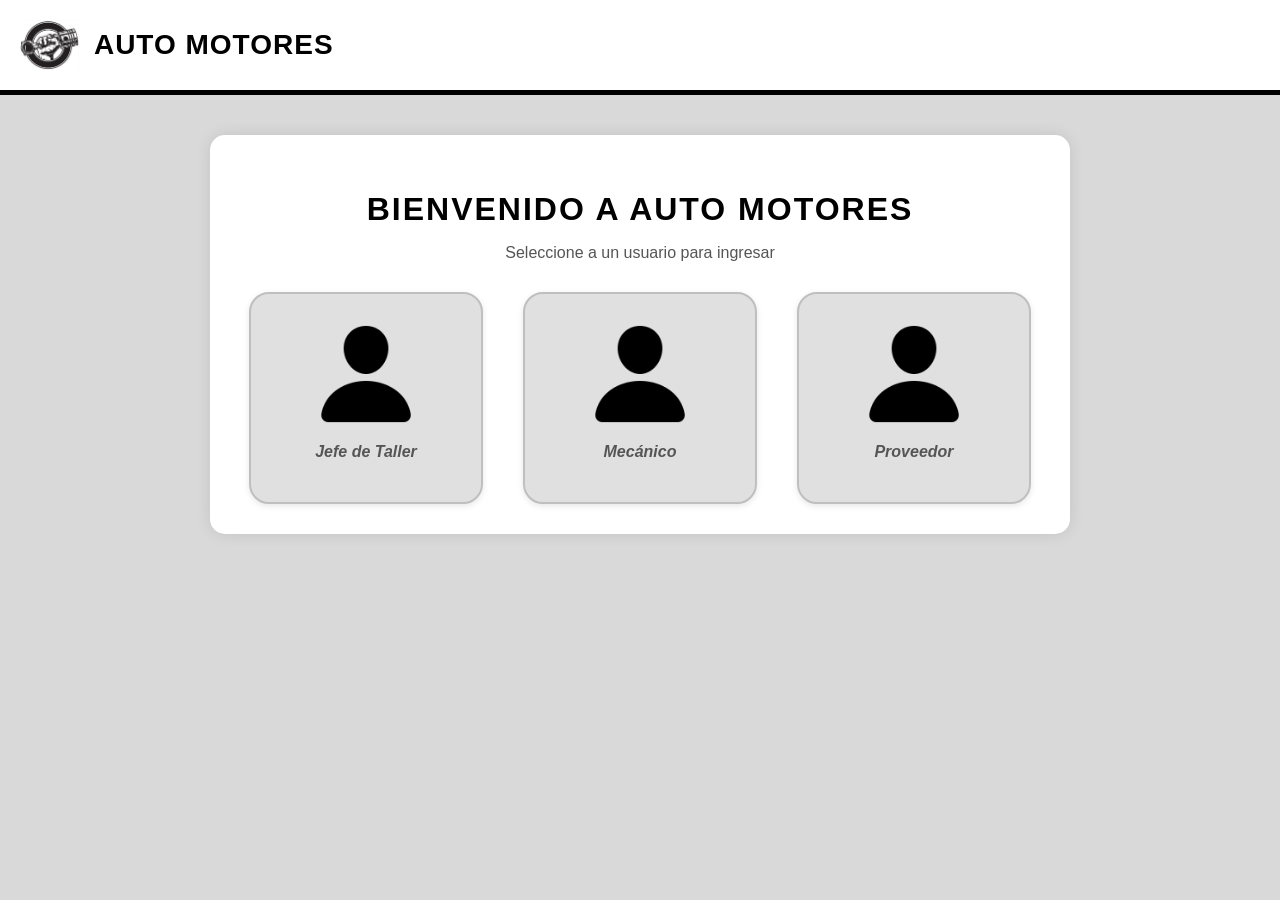
<file: Proyecto/index.html>
<!DOCTYPE html>
<html lang="es">
<head>
  <meta charset="UTF-8">
  <title>Auto Motores</title>
  <!-- Cargamos la hoja de estilos; se encuentra en la raíz del proyecto -->
  <link rel="stylesheet" href="estilos.css">
</head>
<body>
  <header>
    <!-- Updated logo path -->
    <img src="img/logo_auto_motores.png" alt="Logo Auto Motores" class="logo">
    <h1>AUTO MOTORES</h1>
  </header>

  <main class="contenedor">
    <div class="caja-bienvenida">
      <h2>BIENVENIDO A AUTO MOTORES</h2>
      <p>Seleccione a un usuario para ingresar</p>

      <div class="usuarios">
        <div class="usuario" onclick="window.location.href='login.php?usuario=jefe'">
          <img src="img/user-icon.png" alt="Jefe de Taller">
          <p><em>Jefe de Taller</em></p>
        </div>
        <div class="usuario" onclick="window.location.href='login.php?usuario=mecanico'">
          <img src="img/user-icon.png" alt="Mecánico">
          <p><em>Mecánico</em></p>
        </div>
        <!-- Added Proveedor user option back -->
        <div class="usuario" onclick="window.location.href='login.php?usuario=proveedor'">
          <img src="img/user-icon.png" alt="Proveedor">
          <p><em>Proveedor</em></p>
        </div>
      </div>
    </div>
  </main>

  <!-- Cargamos el script principal del sitio -->
  <script src="script.js"></script>
</body>
</html>
</file>
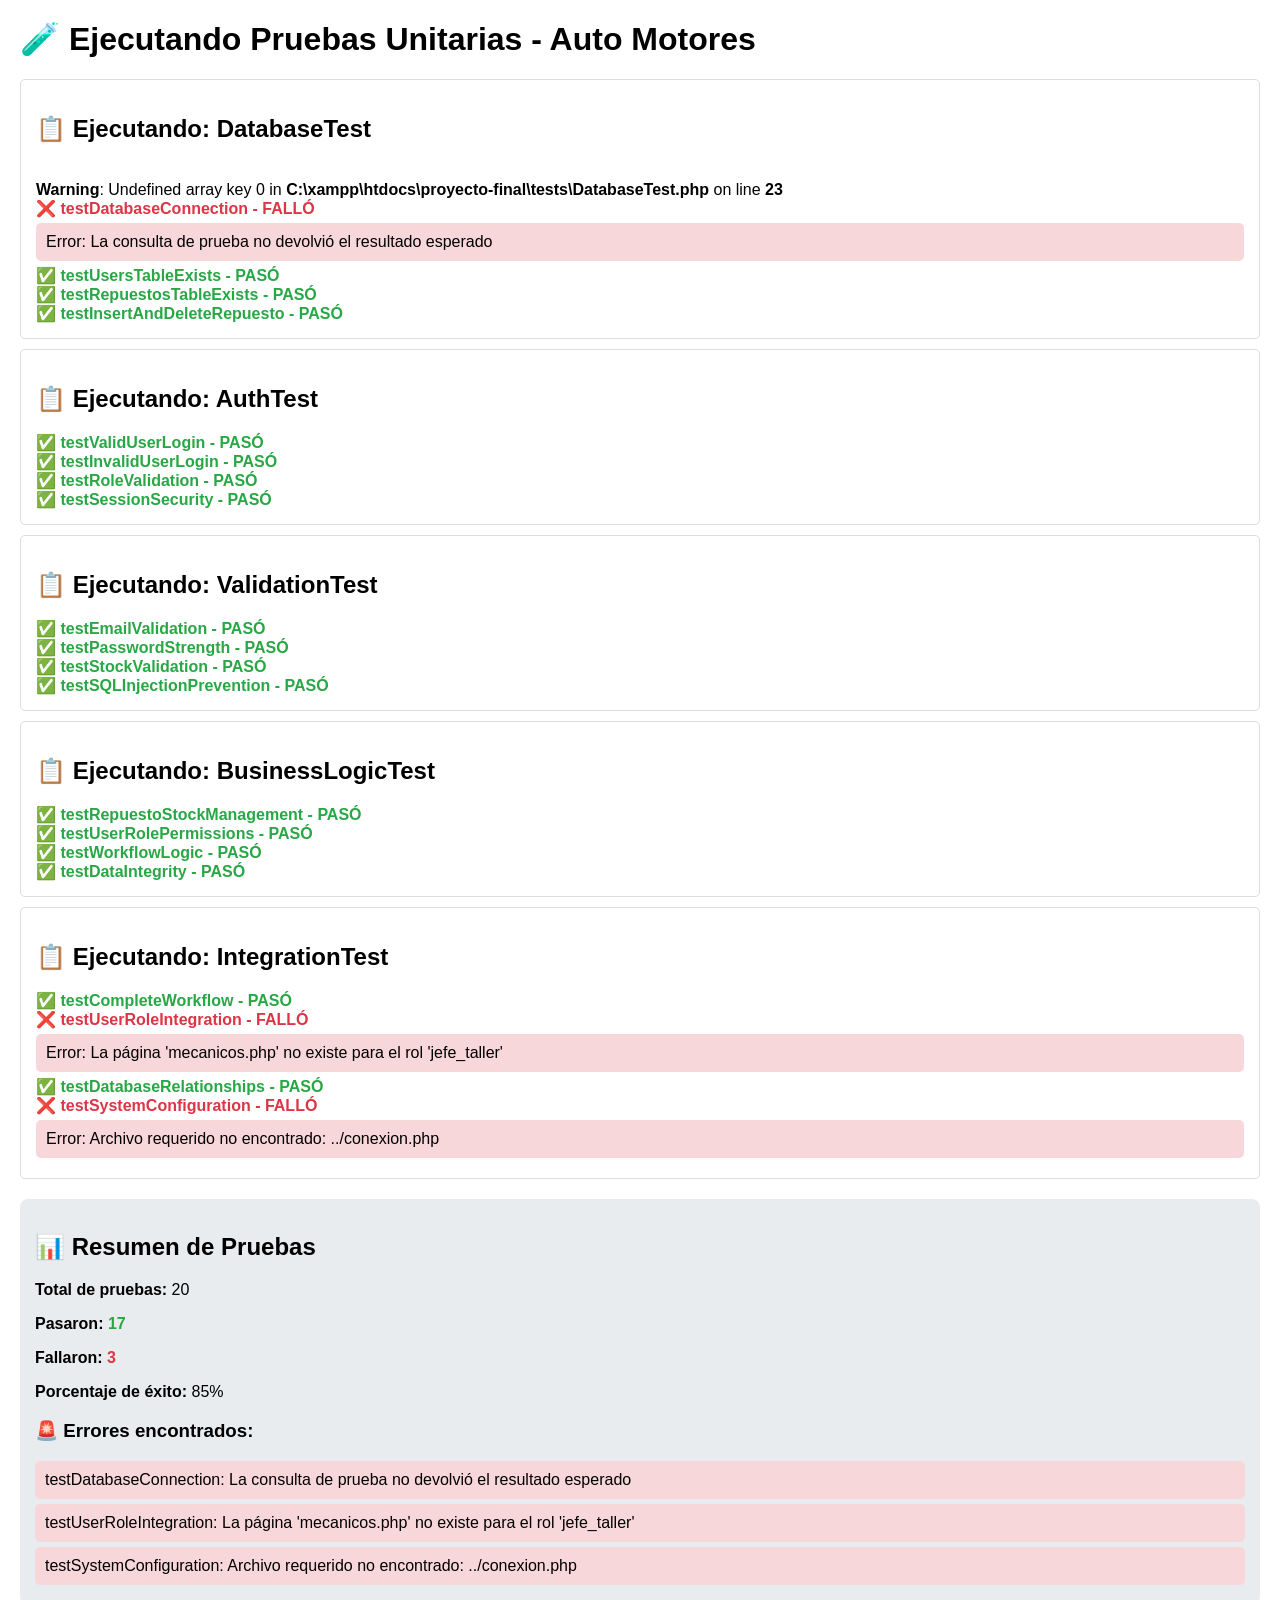
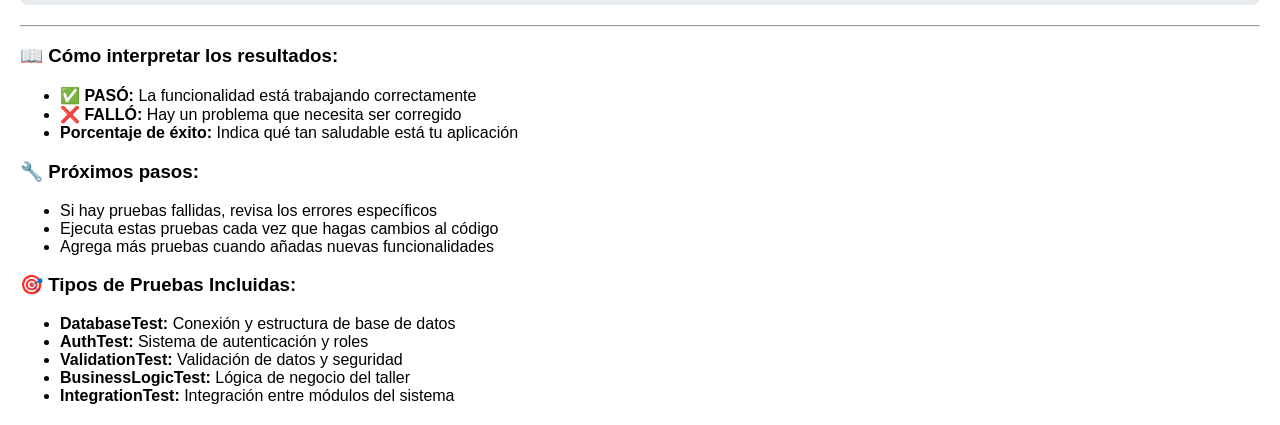
<file: Pruebas_Unitarias-run_tests.php.html>
<!-- saved from url=(0045)http://localhost/proyecto-final/run_tests.php -->
<html><head><meta http-equiv="Content-Type" content="text/html; charset=UTF-8"></head><body><h1>🧪 Ejecutando Pruebas Unitarias - Auto Motores</h1>
<style>
            body { font-family: Arial, sans-serif; margin: 20px; }
            .test-pass { color: #28a745; font-weight: bold; }
            .test-fail { color: #dc3545; font-weight: bold; }
            .test-error { background: #f8d7da; padding: 10px; margin: 5px 0; border-radius: 5px; }
            .summary { background: #e9ecef; padding: 15px; border-radius: 8px; margin: 20px 0; }
            .test-section { border: 1px solid #ddd; margin: 10px 0; padding: 15px; border-radius: 5px; }
        </style><div class="test-section"><h2>📋 Ejecutando: DatabaseTest</h2><br>
<b>Warning</b>:  Undefined array key 0 in <b>C:\xampp\htdocs\proyecto-final\tests\DatabaseTest.php</b> on line <b>23</b><br>
<div class="test-fail">❌ testDatabaseConnection - FALLÓ</div><div class="test-error">Error: La consulta de prueba no devolvió el resultado esperado</div><div class="test-pass">✅ testUsersTableExists - PASÓ</div><div class="test-pass">✅ testRepuestosTableExists - PASÓ</div><div class="test-pass">✅ testInsertAndDeleteRepuesto - PASÓ</div></div><div class="test-section"><h2>📋 Ejecutando: AuthTest</h2><div class="test-pass">✅ testValidUserLogin - PASÓ</div><div class="test-pass">✅ testInvalidUserLogin - PASÓ</div><div class="test-pass">✅ testRoleValidation - PASÓ</div><div class="test-pass">✅ testSessionSecurity - PASÓ</div></div><div class="test-section"><h2>📋 Ejecutando: ValidationTest</h2><div class="test-pass">✅ testEmailValidation - PASÓ</div><div class="test-pass">✅ testPasswordStrength - PASÓ</div><div class="test-pass">✅ testStockValidation - PASÓ</div><div class="test-pass">✅ testSQLInjectionPrevention - PASÓ</div></div><div class="test-section"><h2>📋 Ejecutando: BusinessLogicTest</h2><div class="test-pass">✅ testRepuestoStockManagement - PASÓ</div><div class="test-pass">✅ testUserRolePermissions - PASÓ</div><div class="test-pass">✅ testWorkflowLogic - PASÓ</div><div class="test-pass">✅ testDataIntegrity - PASÓ</div></div><div class="test-section"><h2>📋 Ejecutando: IntegrationTest</h2><div class="test-pass">✅ testCompleteWorkflow - PASÓ</div><div class="test-fail">❌ testUserRoleIntegration - FALLÓ</div><div class="test-error">Error: La página 'mecanicos.php' no existe para el rol 'jefe_taller'</div><div class="test-pass">✅ testDatabaseRelationships - PASÓ</div><div class="test-fail">❌ testSystemConfiguration - FALLÓ</div><div class="test-error">Error: Archivo requerido no encontrado: ../conexion.php</div></div><div class="summary"><h2>📊 Resumen de Pruebas</h2><p><strong>Total de pruebas:</strong> 20</p><p><strong>Pasaron:</strong> <span class="test-pass">17</span></p><p><strong>Fallaron:</strong> <span class="test-fail">3</span></p><p><strong>Porcentaje de éxito:</strong> 85%</p><h3>🚨 Errores encontrados:</h3><div class="test-error">testDatabaseConnection: La consulta de prueba no devolvió el resultado esperado</div><div class="test-error">testUserRoleIntegration: La página 'mecanicos.php' no existe para el rol 'jefe_taller'</div><div class="test-error">testSystemConfiguration: Archivo requerido no encontrado: ../conexion.php</div></div><hr><h3>📖 Cómo interpretar los resultados:</h3><ul><li><strong>✅ PASÓ:</strong> La funcionalidad está trabajando correctamente</li><li><strong>❌ FALLÓ:</strong> Hay un problema que necesita ser corregido</li><li><strong>Porcentaje de éxito:</strong> Indica qué tan saludable está tu aplicación</li></ul><h3>🔧 Próximos pasos:</h3><ul><li>Si hay pruebas fallidas, revisa los errores específicos</li><li>Ejecuta estas pruebas cada vez que hagas cambios al código</li><li>Agrega más pruebas cuando añadas nuevas funcionalidades</li></ul><h3>🎯 Tipos de Pruebas Incluidas:</h3><ul><li><strong>DatabaseTest:</strong> Conexión y estructura de base de datos</li><li><strong>AuthTest:</strong> Sistema de autenticación y roles</li><li><strong>ValidationTest:</strong> Validación de datos y seguridad</li><li><strong>BusinessLogicTest:</strong> Lógica de negocio del taller</li><li><strong>IntegrationTest:</strong> Integración entre módulos del sistema</li></ul></body></html>
</file>
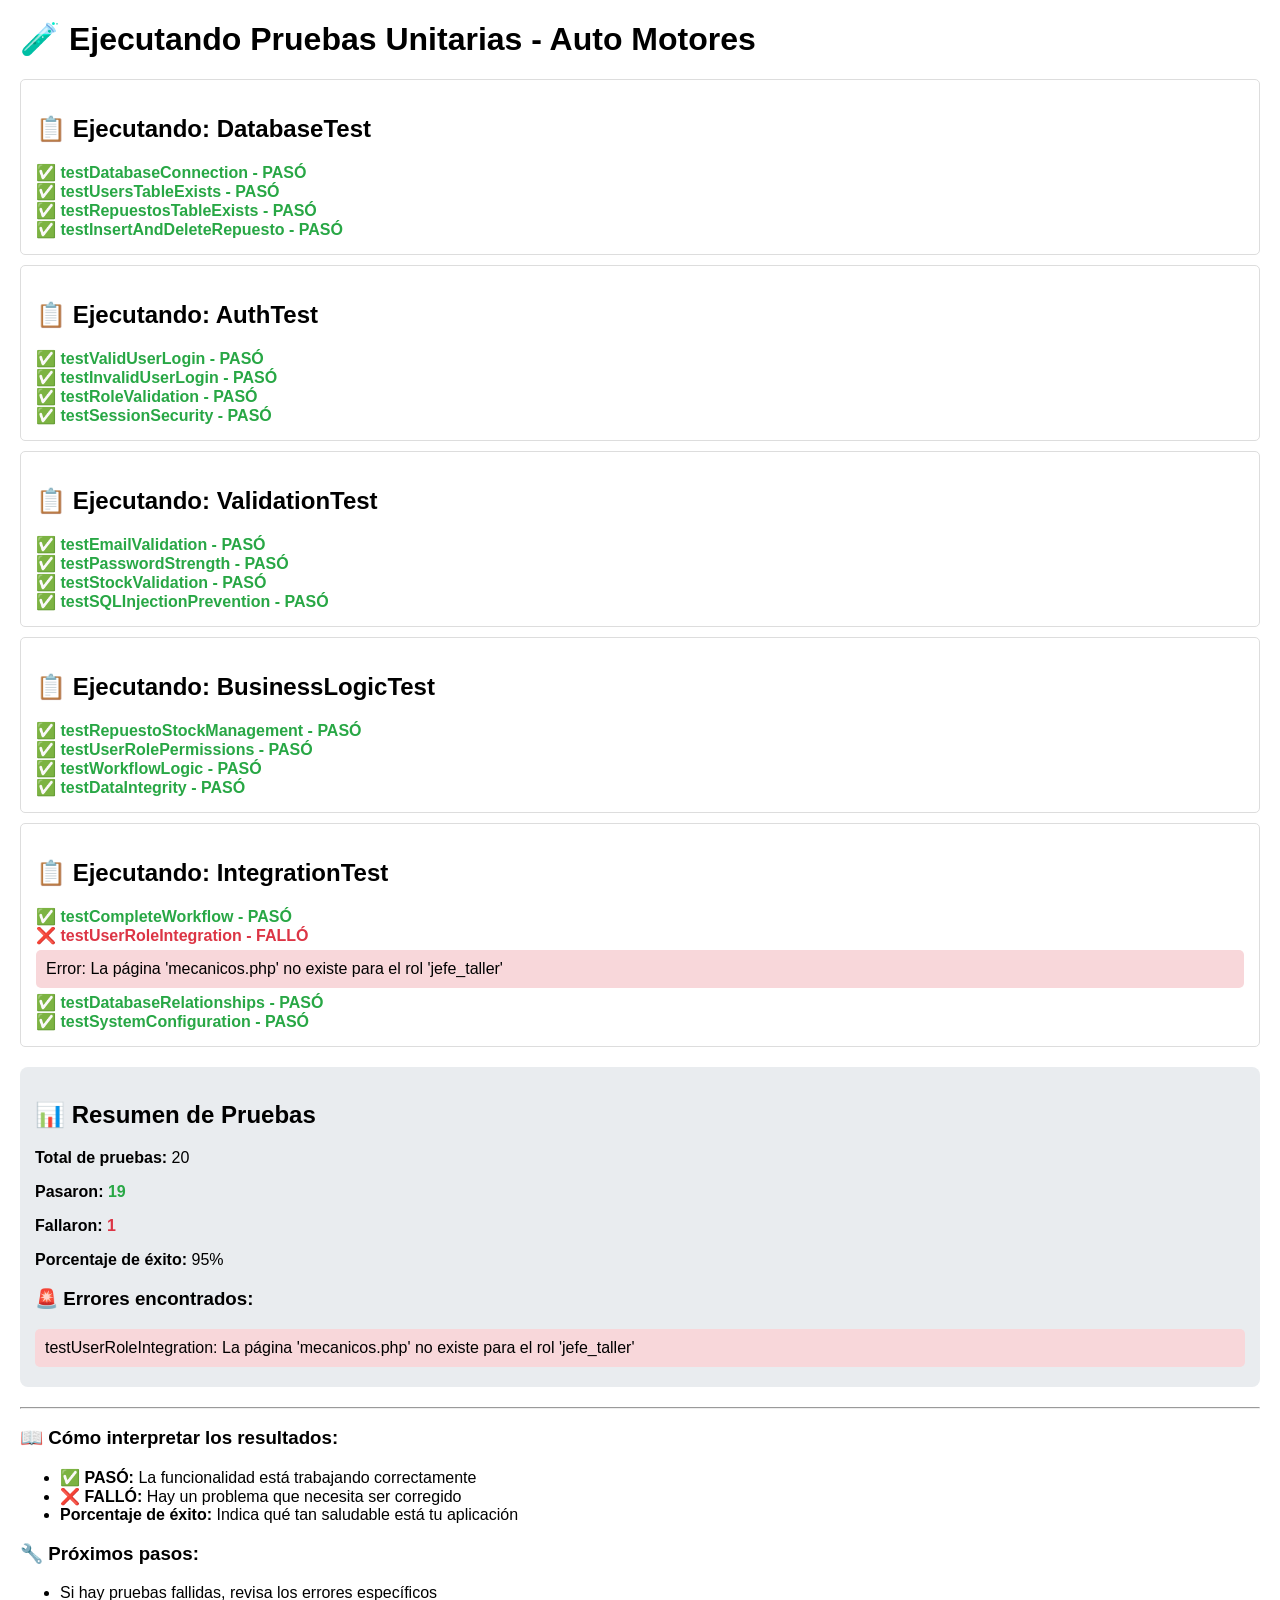
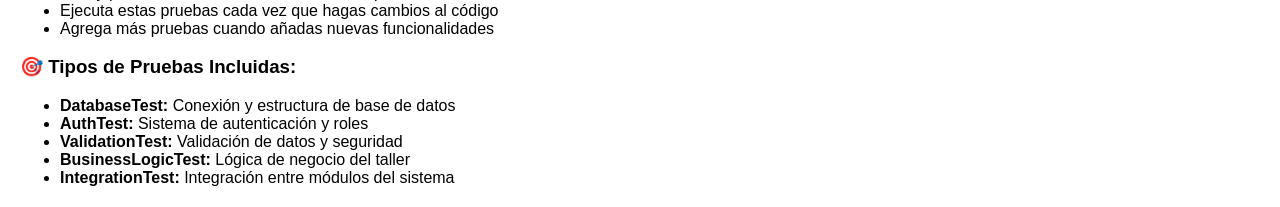
<file: Pruebas_Unitarias-run_tests2.php.html>
<!-- saved from url=(0045)http://localhost/proyecto-final/run_tests.php -->
<html><head><meta http-equiv="Content-Type" content="text/html; charset=UTF-8"></head><body><h1>🧪 Ejecutando Pruebas Unitarias - Auto Motores</h1>
<style>
            body { font-family: Arial, sans-serif; margin: 20px; }
            .test-pass { color: #28a745; font-weight: bold; }
            .test-fail { color: #dc3545; font-weight: bold; }
            .test-error { background: #f8d7da; padding: 10px; margin: 5px 0; border-radius: 5px; }
            .summary { background: #e9ecef; padding: 15px; border-radius: 8px; margin: 20px 0; }
            .test-section { border: 1px solid #ddd; margin: 10px 0; padding: 15px; border-radius: 5px; }
        </style><div class="test-section"><h2>📋 Ejecutando: DatabaseTest</h2><div class="test-pass">✅ testDatabaseConnection - PASÓ</div><div class="test-pass">✅ testUsersTableExists - PASÓ</div><div class="test-pass">✅ testRepuestosTableExists - PASÓ</div><div class="test-pass">✅ testInsertAndDeleteRepuesto - PASÓ</div></div><div class="test-section"><h2>📋 Ejecutando: AuthTest</h2><div class="test-pass">✅ testValidUserLogin - PASÓ</div><div class="test-pass">✅ testInvalidUserLogin - PASÓ</div><div class="test-pass">✅ testRoleValidation - PASÓ</div><div class="test-pass">✅ testSessionSecurity - PASÓ</div></div><div class="test-section"><h2>📋 Ejecutando: ValidationTest</h2><div class="test-pass">✅ testEmailValidation - PASÓ</div><div class="test-pass">✅ testPasswordStrength - PASÓ</div><div class="test-pass">✅ testStockValidation - PASÓ</div><div class="test-pass">✅ testSQLInjectionPrevention - PASÓ</div></div><div class="test-section"><h2>📋 Ejecutando: BusinessLogicTest</h2><div class="test-pass">✅ testRepuestoStockManagement - PASÓ</div><div class="test-pass">✅ testUserRolePermissions - PASÓ</div><div class="test-pass">✅ testWorkflowLogic - PASÓ</div><div class="test-pass">✅ testDataIntegrity - PASÓ</div></div><div class="test-section"><h2>📋 Ejecutando: IntegrationTest</h2><div class="test-pass">✅ testCompleteWorkflow - PASÓ</div><div class="test-fail">❌ testUserRoleIntegration - FALLÓ</div><div class="test-error">Error: La página 'mecanicos.php' no existe para el rol 'jefe_taller'</div><div class="test-pass">✅ testDatabaseRelationships - PASÓ</div><div class="test-pass">✅ testSystemConfiguration - PASÓ</div></div><div class="summary"><h2>📊 Resumen de Pruebas</h2><p><strong>Total de pruebas:</strong> 20</p><p><strong>Pasaron:</strong> <span class="test-pass">19</span></p><p><strong>Fallaron:</strong> <span class="test-fail">1</span></p><p><strong>Porcentaje de éxito:</strong> 95%</p><h3>🚨 Errores encontrados:</h3><div class="test-error">testUserRoleIntegration: La página 'mecanicos.php' no existe para el rol 'jefe_taller'</div></div><hr><h3>📖 Cómo interpretar los resultados:</h3><ul><li><strong>✅ PASÓ:</strong> La funcionalidad está trabajando correctamente</li><li><strong>❌ FALLÓ:</strong> Hay un problema que necesita ser corregido</li><li><strong>Porcentaje de éxito:</strong> Indica qué tan saludable está tu aplicación</li></ul><h3>🔧 Próximos pasos:</h3><ul><li>Si hay pruebas fallidas, revisa los errores específicos</li><li>Ejecuta estas pruebas cada vez que hagas cambios al código</li><li>Agrega más pruebas cuando añadas nuevas funcionalidades</li></ul><h3>🎯 Tipos de Pruebas Incluidas:</h3><ul><li><strong>DatabaseTest:</strong> Conexión y estructura de base de datos</li><li><strong>AuthTest:</strong> Sistema de autenticación y roles</li><li><strong>ValidationTest:</strong> Validación de datos y seguridad</li><li><strong>BusinessLogicTest:</strong> Lógica de negocio del taller</li><li><strong>IntegrationTest:</strong> Integración entre módulos del sistema</li></ul></body></html>
</file>
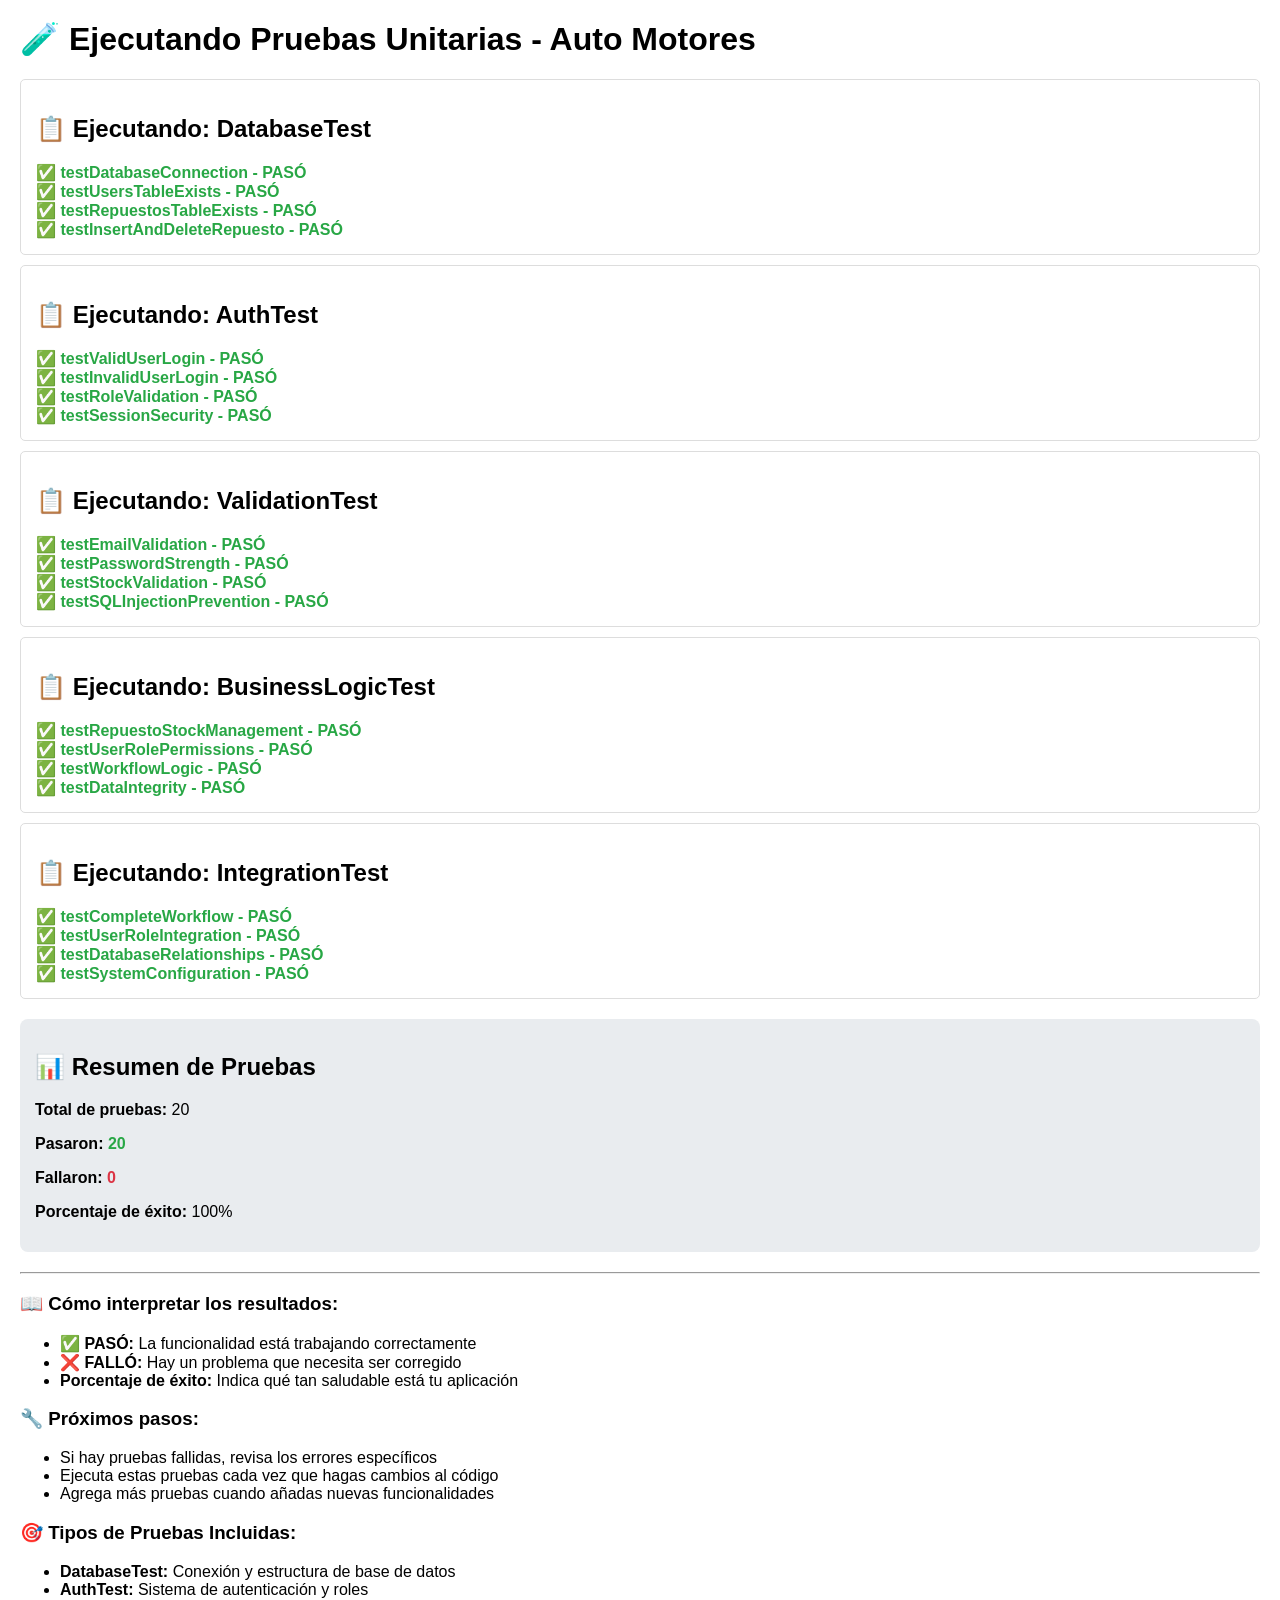
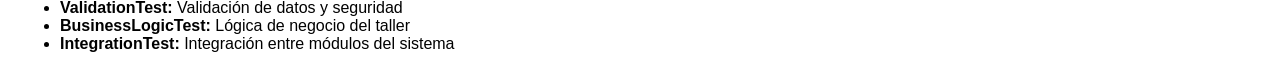
<file: Pruebas_Unitarias-run_tests3.php.html>
<!-- saved from url=(0045)http://localhost/proyecto-final/run_tests.php -->
<html><head><meta http-equiv="Content-Type" content="text/html; charset=UTF-8"></head><body><h1>🧪 Ejecutando Pruebas Unitarias - Auto Motores</h1>
<style>
            body { font-family: Arial, sans-serif; margin: 20px; }
            .test-pass { color: #28a745; font-weight: bold; }
            .test-fail { color: #dc3545; font-weight: bold; }
            .test-error { background: #f8d7da; padding: 10px; margin: 5px 0; border-radius: 5px; }
            .summary { background: #e9ecef; padding: 15px; border-radius: 8px; margin: 20px 0; }
            .test-section { border: 1px solid #ddd; margin: 10px 0; padding: 15px; border-radius: 5px; }
        </style><div class="test-section"><h2>📋 Ejecutando: DatabaseTest</h2><div class="test-pass">✅ testDatabaseConnection - PASÓ</div><div class="test-pass">✅ testUsersTableExists - PASÓ</div><div class="test-pass">✅ testRepuestosTableExists - PASÓ</div><div class="test-pass">✅ testInsertAndDeleteRepuesto - PASÓ</div></div><div class="test-section"><h2>📋 Ejecutando: AuthTest</h2><div class="test-pass">✅ testValidUserLogin - PASÓ</div><div class="test-pass">✅ testInvalidUserLogin - PASÓ</div><div class="test-pass">✅ testRoleValidation - PASÓ</div><div class="test-pass">✅ testSessionSecurity - PASÓ</div></div><div class="test-section"><h2>📋 Ejecutando: ValidationTest</h2><div class="test-pass">✅ testEmailValidation - PASÓ</div><div class="test-pass">✅ testPasswordStrength - PASÓ</div><div class="test-pass">✅ testStockValidation - PASÓ</div><div class="test-pass">✅ testSQLInjectionPrevention - PASÓ</div></div><div class="test-section"><h2>📋 Ejecutando: BusinessLogicTest</h2><div class="test-pass">✅ testRepuestoStockManagement - PASÓ</div><div class="test-pass">✅ testUserRolePermissions - PASÓ</div><div class="test-pass">✅ testWorkflowLogic - PASÓ</div><div class="test-pass">✅ testDataIntegrity - PASÓ</div></div><div class="test-section"><h2>📋 Ejecutando: IntegrationTest</h2><div class="test-pass">✅ testCompleteWorkflow - PASÓ</div><div class="test-pass">✅ testUserRoleIntegration - PASÓ</div><div class="test-pass">✅ testDatabaseRelationships - PASÓ</div><div class="test-pass">✅ testSystemConfiguration - PASÓ</div></div><div class="summary"><h2>📊 Resumen de Pruebas</h2><p><strong>Total de pruebas:</strong> 20</p><p><strong>Pasaron:</strong> <span class="test-pass">20</span></p><p><strong>Fallaron:</strong> <span class="test-fail">0</span></p><p><strong>Porcentaje de éxito:</strong> 100%</p></div><hr><h3>📖 Cómo interpretar los resultados:</h3><ul><li><strong>✅ PASÓ:</strong> La funcionalidad está trabajando correctamente</li><li><strong>❌ FALLÓ:</strong> Hay un problema que necesita ser corregido</li><li><strong>Porcentaje de éxito:</strong> Indica qué tan saludable está tu aplicación</li></ul><h3>🔧 Próximos pasos:</h3><ul><li>Si hay pruebas fallidas, revisa los errores específicos</li><li>Ejecuta estas pruebas cada vez que hagas cambios al código</li><li>Agrega más pruebas cuando añadas nuevas funcionalidades</li></ul><h3>🎯 Tipos de Pruebas Incluidas:</h3><ul><li><strong>DatabaseTest:</strong> Conexión y estructura de base de datos</li><li><strong>AuthTest:</strong> Sistema de autenticación y roles</li><li><strong>ValidationTest:</strong> Validación de datos y seguridad</li><li><strong>BusinessLogicTest:</strong> Lógica de negocio del taller</li><li><strong>IntegrationTest:</strong> Integración entre módulos del sistema</li></ul></body></html>
</file>
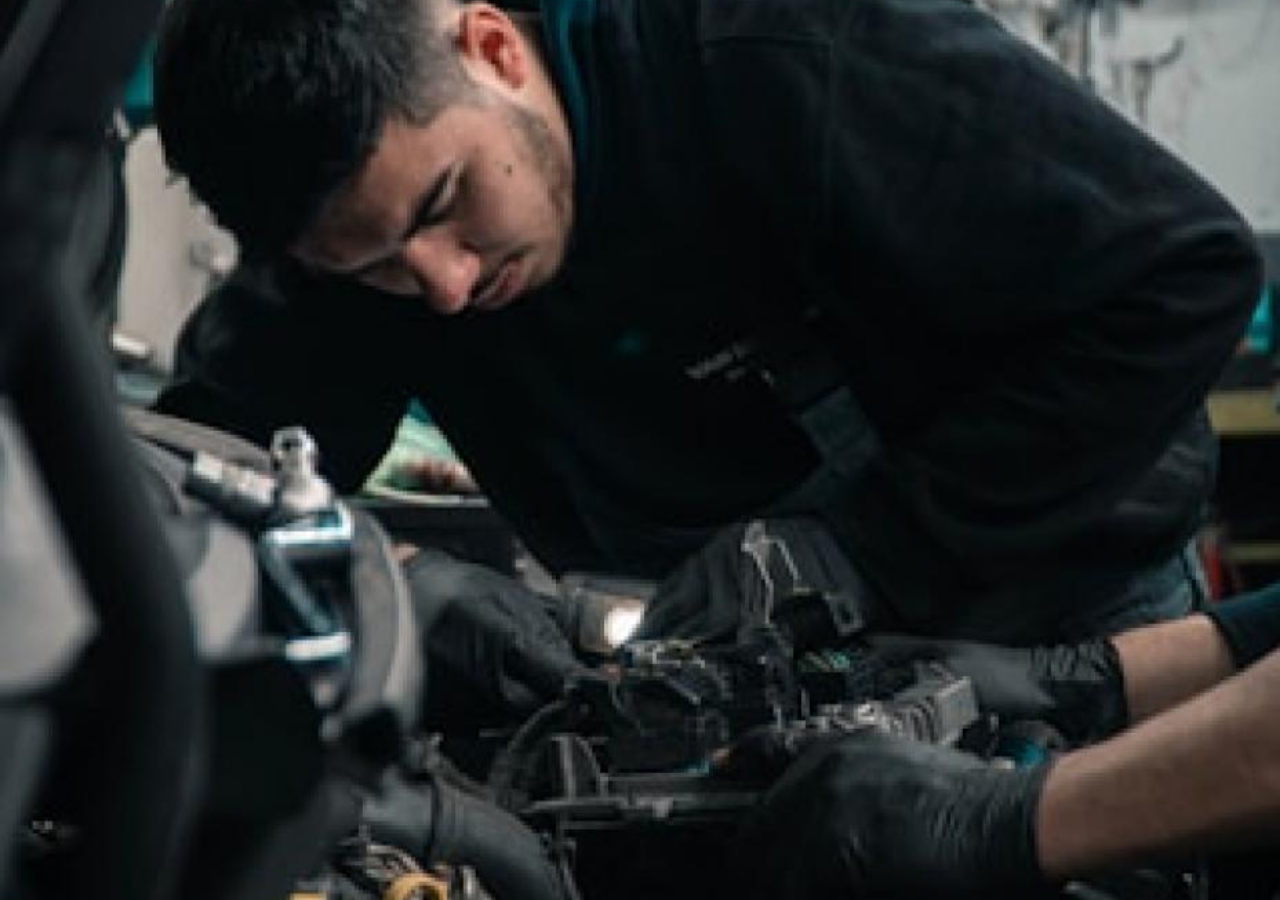
<file: Proyecto/test_login_right.html>
<!DOCTYPE html>
<html lang="es">
<head>
<meta charset="UTF-8">
<title>Test login right</title>
<style>
body { margin: 0; }
.test-right {
  width: 100%;
  height: 100vh;
  background: url('img/mecanico_card.jpg') center/cover no-repeat;
}
</style>
</head>
<body>
<div class="test-right"></div>
</body>
</html>
</file>
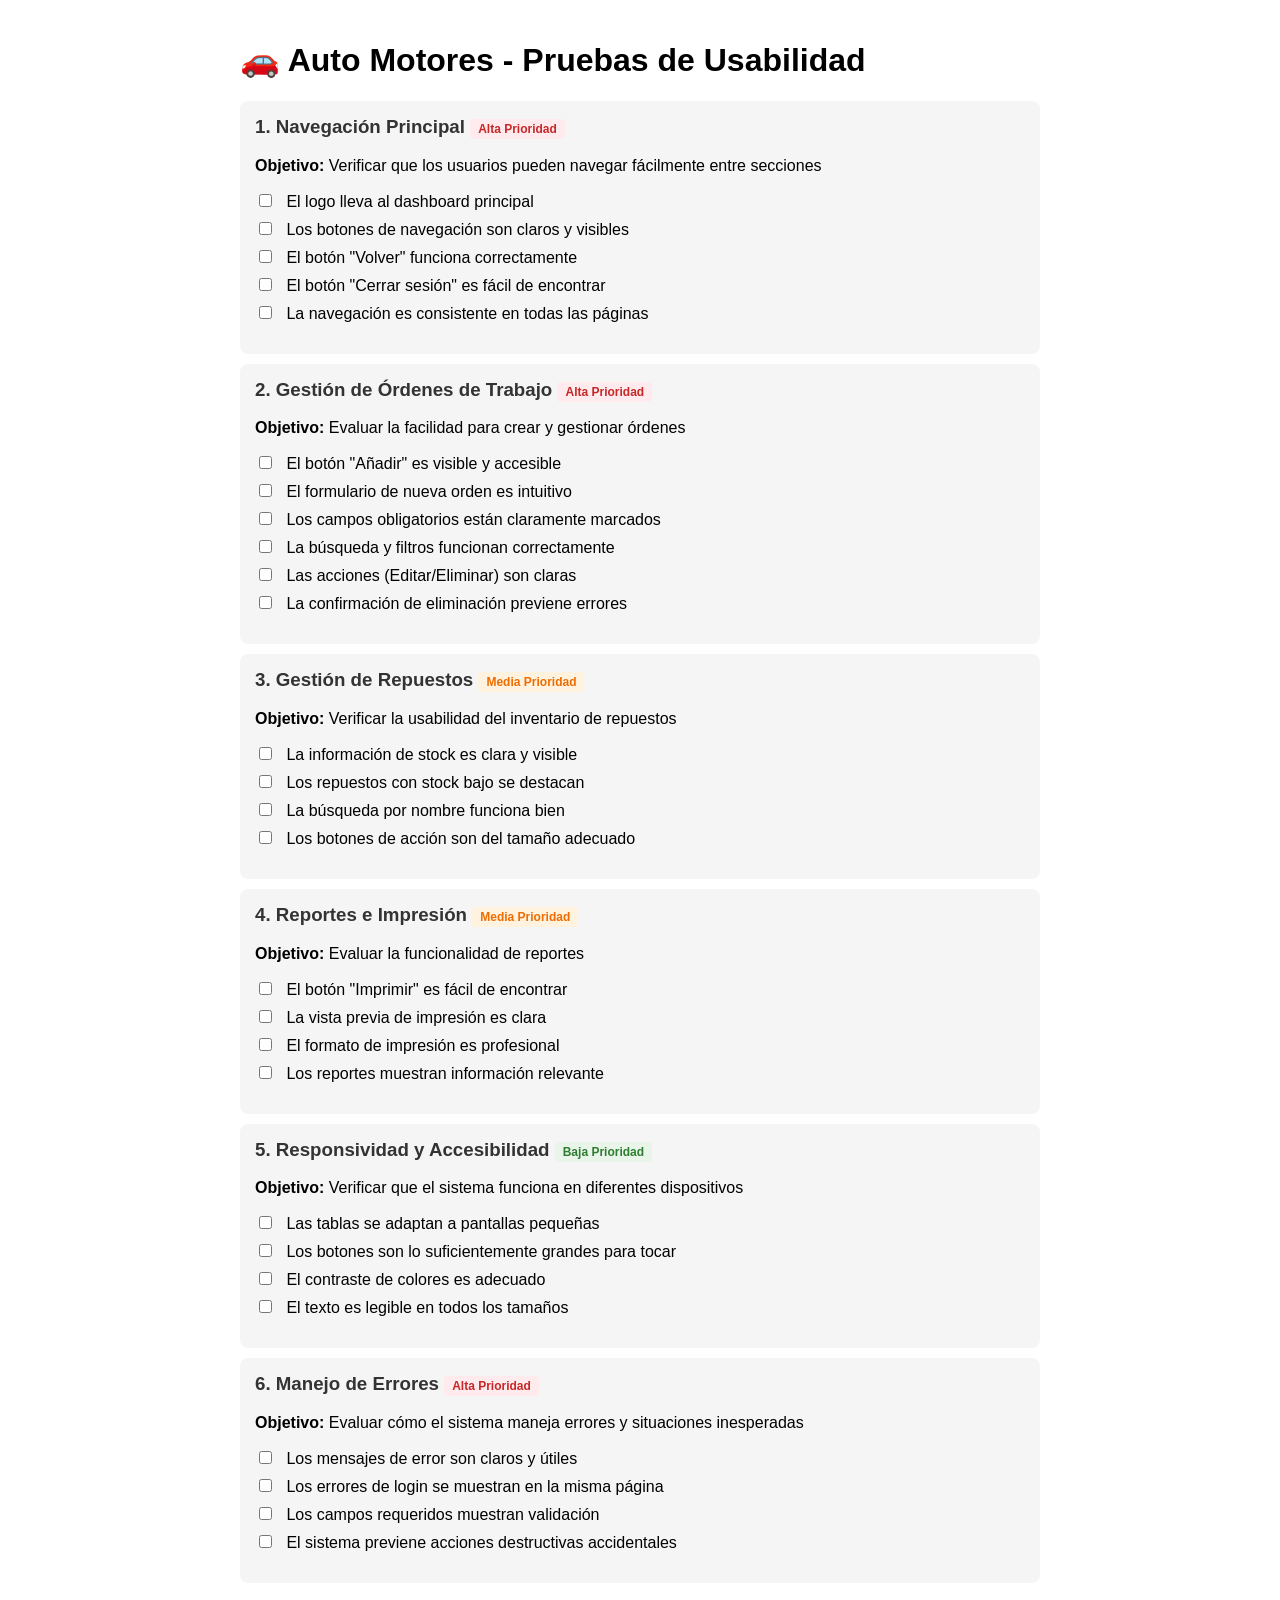
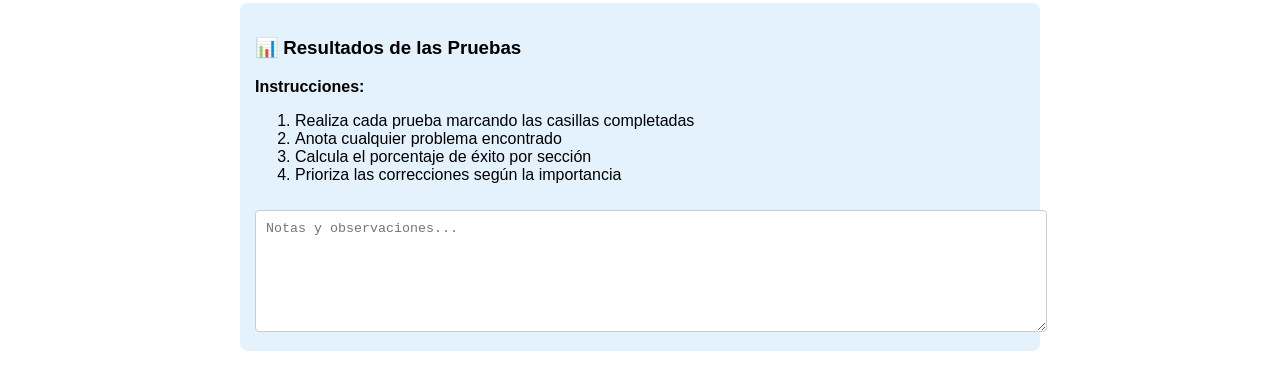
<file: Proyecto/tests/usability_test.html>
<!DOCTYPE html>
<html lang="es">
<head>
    <meta charset="UTF-8">
    <title>Pruebas de Usabilidad - Auto Motores</title>
    <style>
        body { font-family: Arial, sans-serif; max-width: 800px; margin: 0 auto; padding: 20px; }
        .test-case { background: #f5f5f5; padding: 15px; margin: 10px 0; border-radius: 8px; }
        .test-case h3 { color: #333; margin-top: 0; }
        .checklist { list-style: none; padding: 0; }
        .checklist li { margin: 8px 0; }
        .checklist input[type="checkbox"] { margin-right: 10px; }
        .priority { padding: 3px 8px; border-radius: 4px; font-size: 12px; }
        .high { background: #ffebee; color: #c62828; }
        .medium { background: #fff3e0; color: #ef6c00; }
        .low { background: #e8f5e8; color: #2e7d32; }
        .results { background: #e3f2fd; padding: 15px; border-radius: 8px; margin-top: 20px; }
    </style>
</head>
<body>
    <h1>🚗 Auto Motores - Pruebas de Usabilidad</h1>
    
    <div class="test-case">
        <h3>1. Navegación Principal <span class="priority high">Alta Prioridad</span></h3>
        <p><strong>Objetivo:</strong> Verificar que los usuarios pueden navegar fácilmente entre secciones</p>
        <ul class="checklist">
            <li><input type="checkbox"> El logo lleva al dashboard principal</li>
            <li><input type="checkbox"> Los botones de navegación son claros y visibles</li>
            <li><input type="checkbox"> El botón "Volver" funciona correctamente</li>
            <li><input type="checkbox"> El botón "Cerrar sesión" es fácil de encontrar</li>
            <li><input type="checkbox"> La navegación es consistente en todas las páginas</li>
        </ul>
    </div>

    <div class="test-case">
        <h3>2. Gestión de Órdenes de Trabajo <span class="priority high">Alta Prioridad</span></h3>
        <p><strong>Objetivo:</strong> Evaluar la facilidad para crear y gestionar órdenes</p>
        <ul class="checklist">
            <li><input type="checkbox"> El botón "Añadir" es visible y accesible</li>
            <li><input type="checkbox"> El formulario de nueva orden es intuitivo</li>
            <li><input type="checkbox"> Los campos obligatorios están claramente marcados</li>
            <li><input type="checkbox"> La búsqueda y filtros funcionan correctamente</li>
            <li><input type="checkbox"> Las acciones (Editar/Eliminar) son claras</li>
            <li><input type="checkbox"> La confirmación de eliminación previene errores</li>
        </ul>
    </div>

    <div class="test-case">
        <h3>3. Gestión de Repuestos <span class="priority medium">Media Prioridad</span></h3>
        <p><strong>Objetivo:</strong> Verificar la usabilidad del inventario de repuestos</p>
        <ul class="checklist">
            <li><input type="checkbox"> La información de stock es clara y visible</li>
            <li><input type="checkbox"> Los repuestos con stock bajo se destacan</li>
            <li><input type="checkbox"> La búsqueda por nombre funciona bien</li>
            <li><input type="checkbox"> Los botones de acción son del tamaño adecuado</li>
        </ul>
    </div>

    <div class="test-case">
        <h3>4. Reportes e Impresión <span class="priority medium">Media Prioridad</span></h3>
        <p><strong>Objetivo:</strong> Evaluar la funcionalidad de reportes</p>
        <ul class="checklist">
            <li><input type="checkbox"> El botón "Imprimir" es fácil de encontrar</li>
            <li><input type="checkbox"> La vista previa de impresión es clara</li>
            <li><input type="checkbox"> El formato de impresión es profesional</li>
            <li><input type="checkbox"> Los reportes muestran información relevante</li>
        </ul>
    </div>

    <div class="test-case">
        <h3>5. Responsividad y Accesibilidad <span class="priority low">Baja Prioridad</span></h3>
        <p><strong>Objetivo:</strong> Verificar que el sistema funciona en diferentes dispositivos</p>
        <ul class="checklist">
            <li><input type="checkbox"> Las tablas se adaptan a pantallas pequeñas</li>
            <li><input type="checkbox"> Los botones son lo suficientemente grandes para tocar</li>
            <li><input type="checkbox"> El contraste de colores es adecuado</li>
            <li><input type="checkbox"> El texto es legible en todos los tamaños</li>
        </ul>
    </div>

    <div class="test-case">
        <h3>6. Manejo de Errores <span class="priority high">Alta Prioridad</span></h3>
        <p><strong>Objetivo:</strong> Evaluar cómo el sistema maneja errores y situaciones inesperadas</p>
        <ul class="checklist">
            <li><input type="checkbox"> Los mensajes de error son claros y útiles</li>
            <li><input type="checkbox"> Los errores de login se muestran en la misma página</li>
            <li><input type="checkbox"> Los campos requeridos muestran validación</li>
            <li><input type="checkbox"> El sistema previene acciones destructivas accidentales</li>
        </ul>
    </div>

    <div class="results">
        <h3>📊 Resultados de las Pruebas</h3>
        <p><strong>Instrucciones:</strong></p>
        <ol>
            <li>Realiza cada prueba marcando las casillas completadas</li>
            <li>Anota cualquier problema encontrado</li>
            <li>Calcula el porcentaje de éxito por sección</li>
            <li>Prioriza las correcciones según la importancia</li>
        </ol>
        
        <textarea placeholder="Notas y observaciones..." style="width: 100%; height: 100px; margin-top: 10px; padding: 10px; border: 1px solid #ccc; border-radius: 4px;"></textarea>
    </div>

    <script>
        // Auto-calculate completion percentage
        document.addEventListener('change', function(e) {
            if (e.target.type === 'checkbox') {
                const testCase = e.target.closest('.test-case');
                const checkboxes = testCase.querySelectorAll('input[type="checkbox"]');
                const checked = testCase.querySelectorAll('input[type="checkbox"]:checked');
                const percentage = Math.round((checked.length / checkboxes.length) * 100);
                
                let resultDiv = testCase.querySelector('.completion-result');
                if (!resultDiv) {
                    resultDiv = document.createElement('div');
                    resultDiv.className = 'completion-result';
                    resultDiv.style.cssText = 'margin-top: 10px; padding: 8px; background: #e8f5e8; border-radius: 4px; font-weight: bold;';
                    testCase.appendChild(resultDiv);
                }
                
                resultDiv.textContent = `Completado: ${checked.length}/${checkboxes.length} (${percentage}%)`;
                resultDiv.style.background = percentage === 100 ? '#e8f5e8' : percentage >= 70 ? '#fff3e0' : '#ffebee';
            }
        });
    </script>
</body>
</html>
</file>
<file: Proyecto/estilos.css>
/* estilos.css */
body {
  margin: 0;
  padding: 0;
  font-family: Arial, sans-serif;
  background-color: #d9d9d9;
}

header {
  background-color: #fff;
  display: flex;
  align-items: center;
  padding: 10px 20px;
  border-bottom: 5px solid #000;
}

.logo {
  height: 50px;
  margin-right: 15px;
}

h1 {
  font-family: "Impact", sans-serif;
  font-size: 28px;
  letter-spacing: 1px;
}

main.contenedor {
  display: flex;
  justify-content: center;
  align-items: center;
  padding: 40px 20px;
}

.caja-bienvenida {
  background: #fff;
  padding: 30px;
  border-radius: 15px;
  width: 80%;
  max-width: 800px;
  box-shadow: 0 0 15px rgba(0, 0, 0, 0.1);
  text-align: center;
}

/* Ajustamos el tamaño de las cabeceras y del texto de bienvenida
   para que coincida con el diseño de referencia proporcionado
   por el usuario. El título principal se hace más grande y
   el subtítulo se incrementa ligeramente para una lectura clara. */
.caja-bienvenida h2 {
  font-size: 32px;
  letter-spacing: 2px;
  margin-bottom: 8px;
}

.caja-bienvenida p {
  font-size: 16px;
  color: #555;
}

.usuarios {
  display: flex;
  justify-content: center;
  gap: 40px;
  margin-top: 30px;
  flex-wrap: wrap;
}

/* Los contenedores de cada tipo de usuario se estilizan
   como tarjetas con bordes redondeados, borde sutil y un
   color de fondo claro. También se agrega una sombra suave
   para separar visualmente cada tarjeta del fondo. */
.usuario {
  background-color: #e0e0e0;
  border: 2px solid #bfbfbf;
  border-radius: 20px;
  padding: 25px;
  width: 180px;
  cursor: pointer;
  transition: transform 0.3s, box-shadow 0.3s;
  box-shadow: 0 2px 6px rgba(0, 0, 0, 0.1);
  text-align: center;
}

.usuario:hover {
  transform: scale(1.05);
  box-shadow: 0 4px 12px rgba(0, 0, 0, 0.15);
}

.usuario img {
  width: 110px;
  height: 110px;
}

.usuario p {
  margin-top: 10px;
  font-weight: bold;
}

/* Making action buttons bigger overall with larger text and better proportions */
.btn-small {
  background: #000;
  color: #fff;
  padding: 20px 16px; /* increased vertical padding, reduced horizontal for less width */
  border-radius: 8px;
  text-decoration: none;
  font-size: 18px; /* increased font size for bigger appearance */
  cursor: pointer;
  border: none;
  display: inline-block;
  transition: background-color 0.2s;
  font-weight: 600;
  min-width: 70px; /* reduced minimum width to prevent elongation */
  line-height: 1.3;
  text-align: center; /* center the button text */
}

/* Making regular buttons bigger overall with larger text and better proportions */
.btn {
  background: #000;
  color: #fff;
  padding: 22px 18px; /* increased vertical padding, reduced horizontal for less width */
  border-radius: 8px;
  text-decoration: none;
  font-size: 20px; /* increased font size for bigger appearance */
  cursor: pointer;
  border: none;
  display: inline-block;
  transition: background-color 0.2s;
  font-weight: 600;
  min-width: 80px; /* reduced minimum width to prevent elongation */
  line-height: 1.3;
  text-align: center; /* center the button text */
}
</file>
